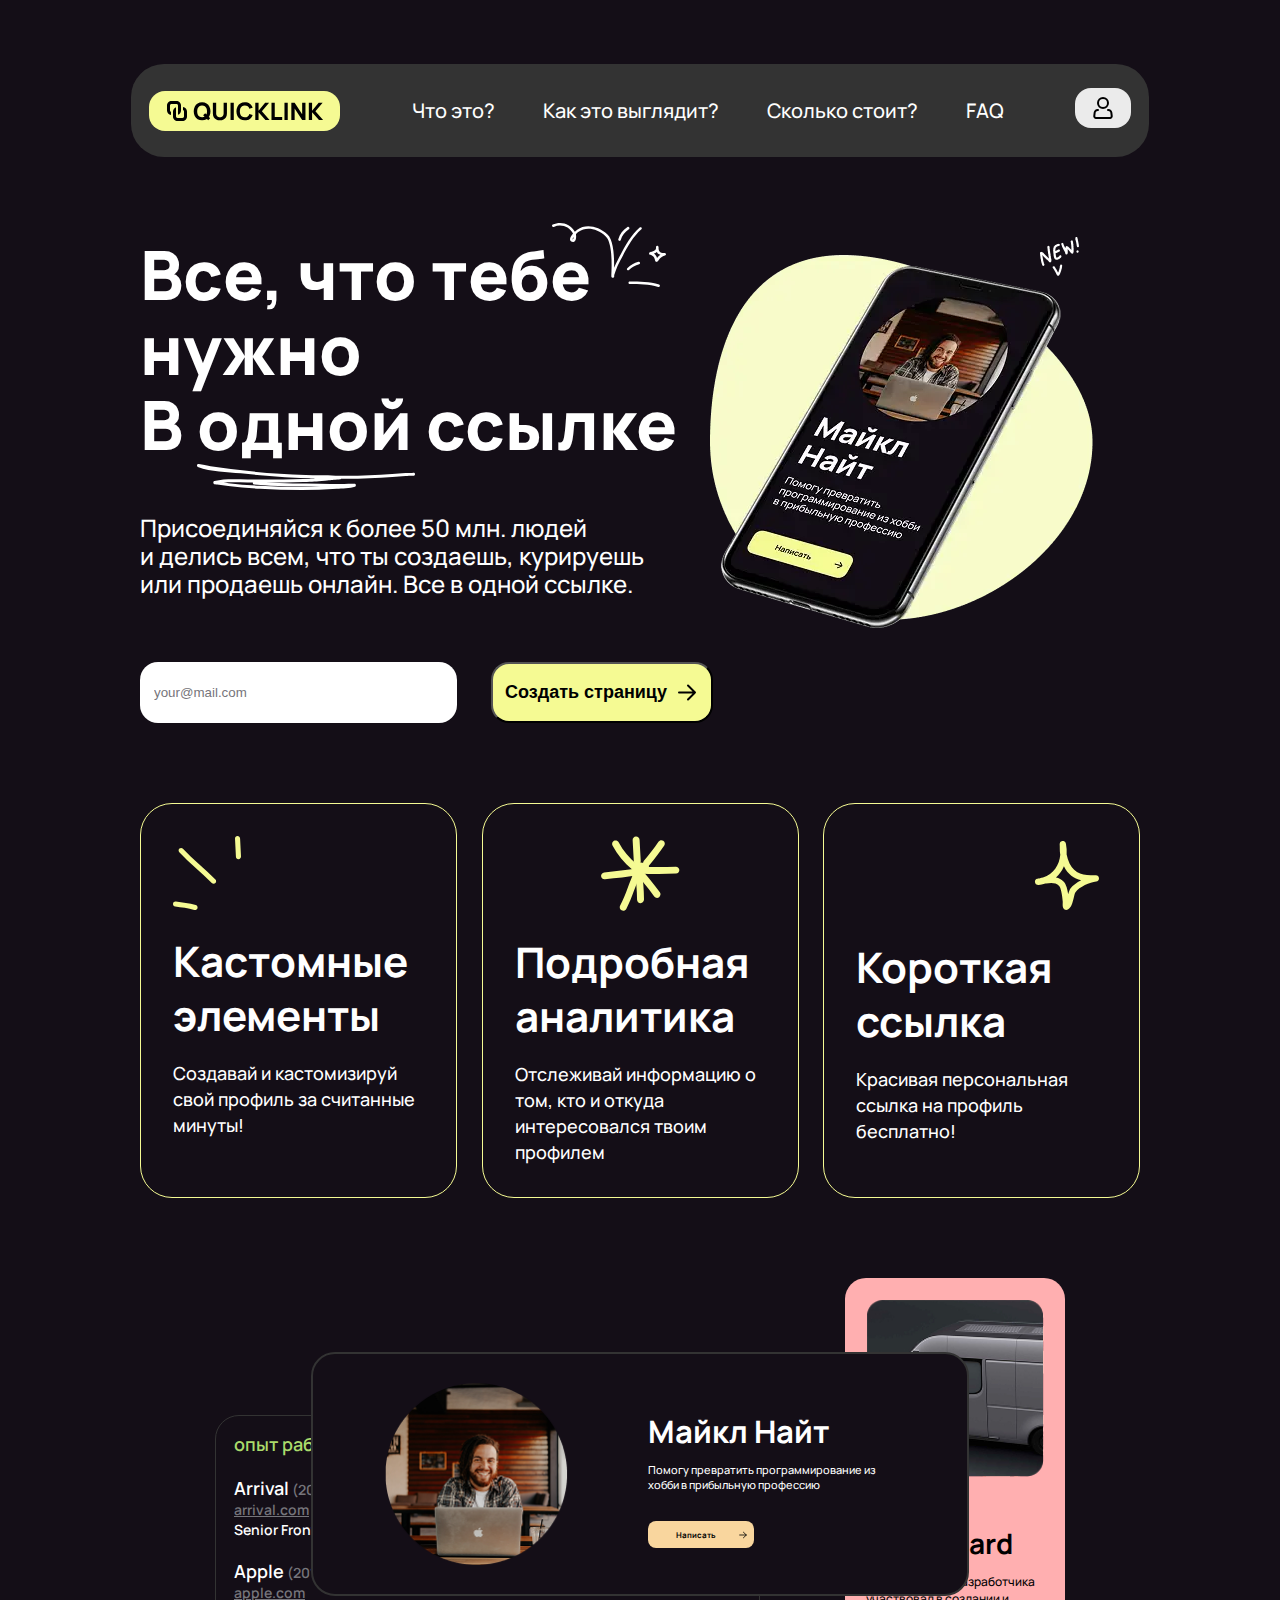
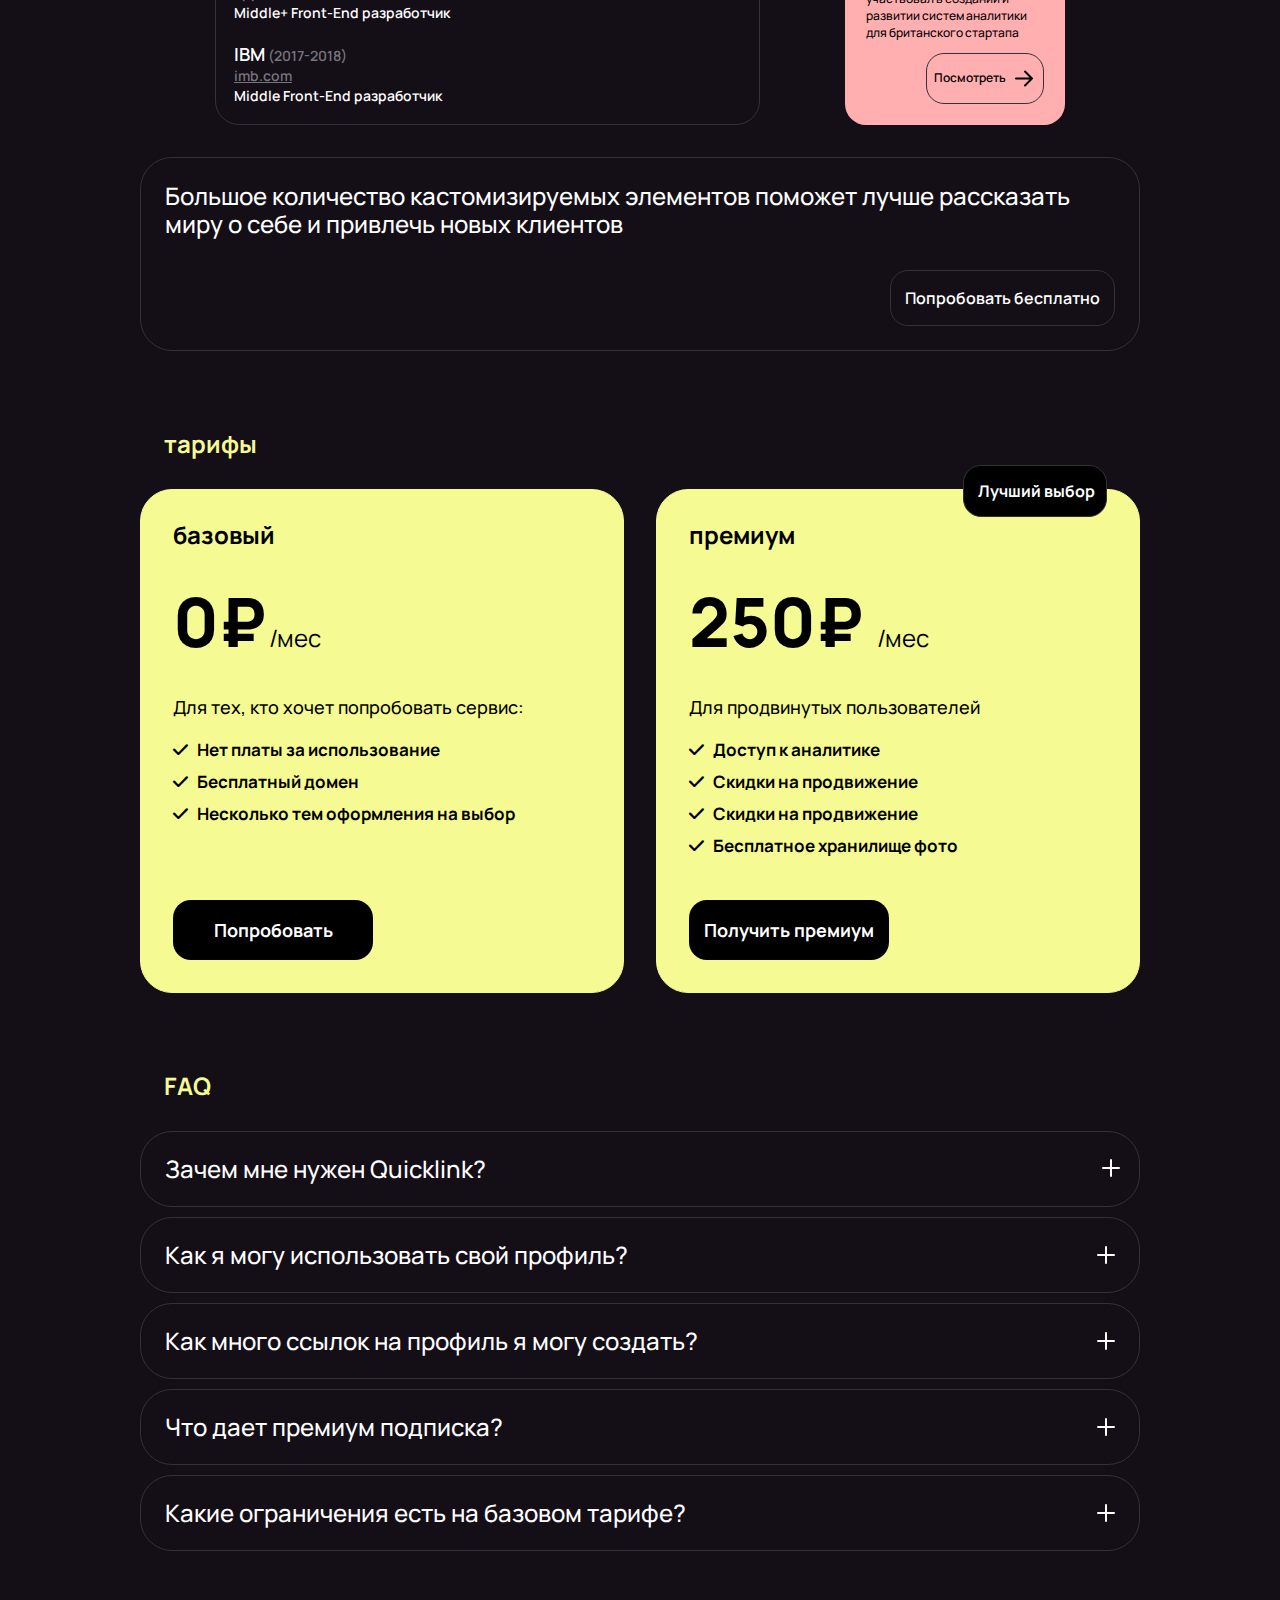
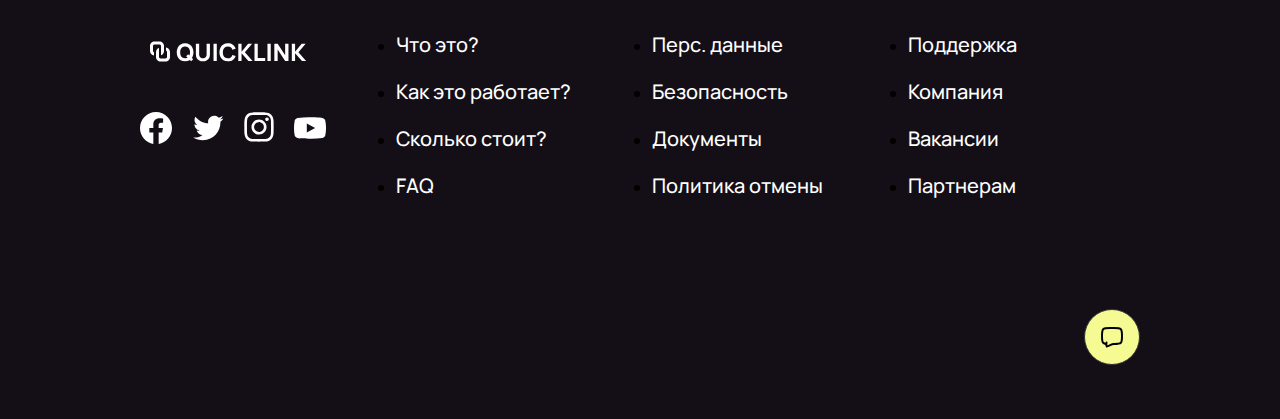
<file: index.html>
<!doctype html>
<html lang="ru">
<head>
    <meta charset="UTF-8">
    <meta name="viewport"
          content="width=device-width, user-scalable=no, initial-scale=1.0, maximum-scale=1.0, minimum-scale=1.0">
    <meta http-equiv="X-UA-Compatible" content="ie=edge">
    <link rel="stylesheet" href="./styles.css">
    <link rel="preconnect" href="https://fonts.googleapis.com">
    <link rel="preconnect" href="https://fonts.gstatic.com" crossorigin>
    <link href="https://fonts.googleapis.com/css2?family=Manrope:wght@200..800&display=swap" rel="stylesheet">
    <link rel="stylesheet" href="https://cdnjs.cloudflare.com/ajax/libs/font-awesome/6.5.1/css/all.min.css" integrity="sha512-y...==" crossorigin="anonymous" referrerpolicy="no-referrer">


    <title>Quicklink</title>
</head>
<body>
    <header>
        <div class="container-1018">
            <input type="checkbox" id="burger-menu">
            <div class="overlay"></div>
            <div class="header-wrapper">
                <nav>
                    <label for="burger-menu">
                        <span class="burger-line"></span>
                        <span class="burger-line"></span>
                    </label>
                    <img src="./assets/images/logo.svg" alt="Логотип компании" class="logo">

                    <ul class="menu">
                        <li><a href="#">Что это?</a></li>
                        <li><span class="divider"></span></li>
                        <li><a href="#">Как это выглядит?</a></li>
                        <li><span class="divider"></span></li>
                        <li><a href="#">Сколько стоит?</a></li>
                        <li><span class="divider"></span></li>
                        <li><a href="#">FAQ</a></li>
                    </ul>
                    <div class="profile-wrapper">
                        <div class="profile-enter">
                            <a href="#"class="enter">Вход</a>
                            <img src="./assets/icons/login.svg" alt="Войти в профиль" class="profile-icon">
                        </div>
                        <span class="divider"></span>
                    </div>
                </nav>
            </div>
        </div>
    </header>
    <main>
        <div class="container">
            <div class="cta">
                <div class="cta-body">
                    <div class="cta-text">
                        <h1> Все, что тебе нужно <br><span>В одной ссылке</span> </h1>
                        <p>Присоединяйся к более 50 млн. людей <br>и делись всем, что ты создаешь, курируешь или продаешь онлайн. Все в одной ссылке.</p>
                        <img src="./assets/images/cta-h1.svg" alt="" class="cta-h1">
                        <img src="./assets/images/cta-underline.svg" alt="" class="cta-underline">
                    </div>
                    <div class="cta-image-wrapper">
                        <img src="./assets/images/cta-image.webp" alt="Фото телефона" class="cta-image">
                    </div>

                </div>
                <div class="cta-form">
                    <form action="#">
                        <label for="email">
                            <input type="email" id="email" placeholder="your@mail.com">
                        </label>
                    </form>
                    <button class="cta-button">
                        <span class="button-body">
                            <span>Создать страницу</span>
                            <img src="./assets/icons/arrow-icon.svg" alt="arrow" class="cta-arrow-icon">
                        </span>
                    </button>
                </div>
            </div>
        </div>
        <div class="container">
            <div class="cards">
                <div class="card">
                    <div class="card-image sun">
                        <img src="./assets/icons/card-image-1.svg" alt="">
                    </div>
                    <h2>Кастомные элементы</h2>
                    <p>Создавай и кастомизируй свой профиль за считанные минуты!</p>
                </div>
                <div class="card">
                    <div class="card-image snowflake">
                        <img src="./assets/icons/card-image-2.svg" alt="">
                    </div>
                    <h2>Подробная аналитика</h2>
                    <p>Отслеживай информацию о том, кто и откуда интересовался твоим профилем</p>
                </div>
                <div class="card">
                    <div class="card-image star">
                        <img src="./assets/icons/card-image-3.svg" alt="">
                    </div>
                    <h2>Короткая ссылка</h2>
                    <p>Красивая персональная ссылка на профиль бесплатно!</p>
                </div>
            </div>
        </div>
        <div class="container">
            <div class="work-experience">
                <div class="left">
                    <div class="companies-list">
                        <p class="work-experience-title">опыт работы</p>
                        <div class="company">
                            <div class="company-info">
                                <span class="company-name">Arrival</span>
                                <span class="working-period">(2021-по наст. время)</span>
                            </div>
                            <div class="company-link">
                                <a href="https://arrival.com/" target="_blank">arrival.com</a>
                            </div>
                            <div class="position">
                                Senior Front-End разработчик
                            </div>
                        </div>
                        <div class="company">
                            <div class="company-info">
                                <span class="company-name">Apple</span>
                                <span class="working-period">(2018-2021)</span>
                            </div>
                            <div class="company-link">
                                <a href="https://www.apple.com/" target="_blank">apple.com</a>
                            </div>
                            <div class="position">
                                Middle+ Front-End разработчик
                            </div>
                        </div>
                        <div class="company">
                            <div class="company-info">
                                <span class="company-name">IBM</span>
                                <span class="working-period">(2017-2018)</span>
                            </div>
                            <div class="company-link">
                                <a href="https://www.ibm.com/us-en" target="_blank">imb.com</a>
                            </div>
                            <div class="position">
                                Middle Front-End разработчик
                            </div>
                        </div>
                    </div>
                </div>
                <div class="company-card">
                    <img src="./assets/images/company-image.png" alt="">
                    <h3>Arrival Dashboard</h3>
                    <p>В качестве лид разработчика участвовал в создании и развитии систем аналитики для британского стартапа</p>
                    <div class="company-card-btn">
                        <a href="#">
                            Посмотреть
                            <img src="./assets/icons/arrow-icon.svg" alt="">
                        </a>
                    </div>
                </div>
                <div class="visit-card">
                    <img src="./assets/images/avatar.png" alt="">
                    <div class="text-area">
                        <h3>Майкл Найт</h3>
                        <p>Помогу превратить программирование из хобби в прибыльную профессию</p>
                        <a href="#" class="visit-card-btn">
                            <span class="contact-me">Написать</span>
                            <img src="./assets/icons/arrow-icon.svg" alt="">
                        </a>
                    </div>
                </div>
            </div>
            <div class="try-free">
                <p>Большое количество кастомизируемых элементов поможет лучше рассказать миру о себе и привлечь новых клиентов</p>
                <div class="try-free-btn">
                    <a href="#">Попробовать бесплатно</a>
                </div>
            </div>
        </div>

        <div class="container">
            <div class="rates">
                <p class="title">тарифы</p>
                <div class="rates-cards">
                    <div class="card">
                        <h4>базовый</h4>
                        <div class="price">
                            <span class="big">0₽</span>
                            <span class="per-month">/мес</span>
                        </div>
                        <p class="service-description">Для тех, кто хочет попробовать сервис:</p>
                        <ul class="service-list">
                            <li> <i class="fa-solid fa-check"></i> Нет платы за использование</li>
                            <li> <i class="fa-solid fa-check"></i> Бесплатный домен</li>
                            <li> <i class="fa-solid fa-check"></i> Несколько тем оформления на выбор</li>
                        </ul>
                        <a href="#" class="rates-btn">
                            <span>Попробовать</span>
                        </a>
                    </div>
                    <div class="card premium">
                        <div class="premium-tag">
                            <span>Лучший выбор</span>
                        </div>
                        <h4>премиум</h4>
                        <div class="price">
                            <span class="big">250₽ </span>
                            <span class="per-month">/мес</span>
                        </div>
                        <p class="service-description">Для продвинутых пользователей</p>
                        <ul class="service-list">
                            <li> <i class="fa-solid fa-check"></i> Доступ к аналитике</li>
                            <li> <i class="fa-solid fa-check"></i> Скидки на продвижение</li>
                            <li> <i class="fa-solid fa-check"></i> Скидки на продвижение</li>
                            <li> <i class="fa-solid fa-check"></i> Бесплатное хранилище фото</li>
                        </ul>
                        <a href="#" class="rates-btn">
                            <span>Получить премиум</span>
                        </a>
                    </div>
                </div>
            </div>
        </div>

        <div class="container">
            <div class="faq">
                <p class="title">FAQ</p>
                <div class="questions">
                    <div class="qa">
                        <details class="details">
                            <summary class="question">
                                <span class="title">Зачем мне нужен Quicklink?</span>
                                <div class="faq-icon-container">
                                    <img src="./assets/icons/plus.svg" alt="" class="closed-icon">
                                    <img src="./assets/icons/minus.svg" alt="" class="opened-icon" hidden>
                                </div>
                            </summary>
                            <p class="answer">
                                Это единая ссылка, которую вы можете использовать, чтобы связать вашу
                                аудиторию со всем, что вы делаете, и со всем, что вам небезразлично.
                                Это позволяет делиться множеством ссылок в одной, чтобы ваши подписчики,
                                посетители и клиенты могли найти все, что они ищут, в одном месте.
                                <br><br>
                                Вы можете добавить ссылку на Quicklink на платформах социальных сетей,
                                таких как Tiktok и Instagram, включить в подписи к электронной почте и
                                даже отобразить в виде QR-кода, чтобы ваша офлайн-аудитория связалась с вами
                                онлайн.
                            </p>
                        </details>
                    </div>
                    <div class="qa">
                        <div class="question">
                            <p class="title">Как я могу использовать свой профиль?</p>
                            <img src="./assets/icons/plus.svg" alt="" class="question-icon">
                        </div>
                    </div>
                    <div class="qa">
                        <div class="question">
                            <p class="title">Как много ссылок на профиль я могу создать?</p>
                            <img src="./assets/icons/plus.svg" alt="" class="question-icon">
                        </div>
                    </div>
                    <div class="qa">
                        <div class="question">
                            <p class="title">Что дает премиум подписка?</p>
                            <img src="./assets/icons/plus.svg" alt="" class="question-icon">
                        </div>
                    </div>
                    <div class="qa">
                        <div class="question">
                            <p class="title">Какие ограничения есть на базовом тарифе?</p>
                            <img src="./assets/icons/plus.svg" alt="" class="question-icon">
                        </div>
                    </div>
                </div>
            </div>
        </div>
    </main>
    <div class="container">
        <footer>
            <div class="footer-logo-socials">
                <img src="./assets/images/footer-logo.svg" alt="footer logo">
                <div class="socials">
                    <a href="#">
                        <img src="./assets/icons/fb.svg" alt="">
                    </a>
                    <a href="#">
                        <img src="./assets/icons/twitter.svg" alt="">
                    </a>
                    <a href="#">
                        <img src="./assets/icons/insta.svg" alt="">
                    </a>
                    <a href="#">
                        <img src="./assets/icons/youtube.svg" alt="">
                    </a>
                </div>
            </div>
            <ul class="footer-links">
                <li>
                    <a href="#"> Что это?</a>
                </li>
                <li>
                    <a href="#"> Как это работает?</a>
                </li>
                <li>
                    <a href="#"> Сколько стоит? </a>
                </li>
                <li>
                    <a href="#">FAQ</a>
                </li>
            </ul>
            <ul class="footer-links">
                <li>
                    <a href="#"> Перс. данные</a>
                </li>
                <li>
                    <a href="#"> Безопасность</a>
                </li>
                <li>
                    <a href="#"> Документы </a>
                </li>
                <li>
                    <a href="#">Политика отмены</a>
                </li>
            </ul>
            <ul class="footer-links">
                <li>
                    <a href="#"> Поддержка</a>
                </li>
                <li>
                    <a href="#"> Компания</a>
                </li>
                <li>
                    <a href="#"> Вакансии </a>
                </li>
                <li>
                    <a href="#">Партнерам</a>
                </li>
            </ul>
        </footer>
        <div class="chat-area">
            <a href="#">
                <img src="./assets/icons/chat.svg" alt="" class="chat">
            </a>
        </div>
    </div>
</body>
</html>
</file>
<file: styles.css>
* {
    margin: 0;
    padding: 0;
    box-sizing: border-box;
}

body {
    background-color: #140E17;
    width: 100%;
    font-family: "Manrope", sans-serif;
}

/******CONTAINERS*********/
.container-1018 {
    max-width: 1018px;
    width: 100%;
    margin: 64px auto 0 auto;
}

.container {
    max-width: 1000px;
    width: 100%;
    margin: 80px auto 0 auto;
}

/********** HEADER *********/

.header-wrapper {
    background-color: #333333;
    border-radius: 33px;
    padding: 24px 18px;
    display: flex;
    justify-content: space-between;
    position: relative;
}

nav {
    display: flex;
    align-items: center;
    justify-content: space-between;
    gap: 10px;
    width: 100%;
}

.logo {
    max-width: 191px;
    width: 100%;
    height: auto;
}

#burger-menu {
    display: none; /* Hide the checkbox (handled by label) */
}

.overlay {
    display: none;
    position: fixed;
    width: 100%; /* Full width (cover the whole page) */
    height: 100%; /* Full height (cover the whole page) */
    top: 0;
    left: 0;
    right: 0;
    bottom: 0;
    background: rgba(0, 0, 0, 0.9);
    z-index: 3;
}

label[for="burger-menu"] {
    display: none;
    flex-direction: column;
    gap: 3px;
    cursor: pointer; /* Shows it's clickable */
    max-width: 56px; /* Optional: controls clickable area */
    padding: 17px 21px;
    border-radius: 16px;
    background: #76757B;
}

.burger-line {
    display: block;
    width: 14px;
    height: 2px;
    background-color: white;
    transition: transform 0.3s ease;
    transform-origin: center;
}

#burger-menu:checked ~ .header-wrapper nav label .burger-line:nth-child(1) {
    transform: rotate(45deg);
}
#burger-menu:checked ~ .header-wrapper nav label .burger-line:nth-child(2) {
    transform: translateY(-5px) rotate(-45deg);
}

.menu {
    display: flex;
    gap: 24px;
}

.menu li {
    list-style: none;
}

.menu li a {
    text-decoration: none;
    color: white;
    font-weight: 500;
    font-size: 20px;
    /*transition: color 0.3s ease-in-out;*/
}

/*****LOGIN*****/
.profile-wrapper {
    background: none;
    border: none;
    padding: 0;
    display: flex;
    align-items: center;
    justify-content: center;
    cursor: pointer;
}

.profile-wrapper a {
    text-decoration: none;
    color: white;
    font-weight: 500;
    font-size: 20px;
    display: none;

}

.profile-wrapper-icon {
    width: 56px;
    height: auto;
}


/*CTA*/
.cta {
    display: flex;
    flex-direction: column;
}

.cta-body {
    display: flex;

}

.cta-h1 {
    position: absolute;
    right: 13px;
    top: -14px;
}

.cta-underline {
    position: absolute;
    bottom: 108px;
    left: 57px;
}

.cta-text {
    display: flex;
    flex-direction: column;
    max-width: 539px;
    width: 100%;
    height: auto;
    gap: 53px;
    position: relative;
    margin-bottom: 64px;
}


.cta-text h1 {
    font-size: 68px;
    font-weight: 800;
    color: white;
    line-height: 110%;
}

.cta-text h1 span {
    white-space: nowrap;
}

.cta-text p {
    color: white;
    font-weight: 500;
    font-size: 24px;
    line-height: 28px;
}


/*cta form*/

.cta-form {
    height: 61px;
    display: flex;
    gap: 34px;
}

.cta-form form {
    max-width: 317px;
    width: 100%;
}

.cta-form input {
    width: 100%;
    height: 100%;
    border-radius: 18px;
    padding: 18px 14px;
    border: none;
    outline: none;
    color: #76757B;
}

::placeholder {
    color: #76757B;
}

.cta-button {
    display: flex;
    align-items: center;
    max-width: 222px;
    width: 100%;
    height: auto;
    background: #F5FA93;
    color: black;
    border-radius: 18px;
    padding: 18px 14px;
    justify-content: center;
    font-size: 18px;
    font-weight: 600;
    white-space: nowrap;
}

.button-body {
    display: flex;
    gap: 8px;
    justify-content: center;
    align-items: center;
}

/*CARDS SECTION*/

.cards {
    display: flex;
    justify-content: space-between;
    gap: 10px;
}

.card {
    max-width: 317px;
    width: 100%;
    height: auto;
    border-radius: 32px;
    border: 1px solid #F5FA93;
    padding: 32px;
    display: flex;
    flex-direction: column;
    gap: 18px;
}

.card-image {
    display: flex;
    justify-content: flex-start;
    margin-bottom: 6px;
}

.snowflake {
    justify-content: center;
}

.star {
    justify-content: flex-end;
}

.card h2 {
    color: white;
    font-size: 42px;
    line-height: 54px;
}

.card p {
    color: white;
    font-weight: 500;
    font-size: 18px;
    line-height: 26px;
}

/*WORK EXPERIENCE SECTION*/
.work-experience {
    display: flex;
    justify-content: space-evenly;
    align-items: flex-end;
    position: relative;
    gap: 10px;
}

.work-experience .left {
    display: flex;
    align-items: flex-end;
    max-width: 545px;
    width: 100%;
}
.work-experience-title {
    color: #AADB6B;
    font-weight: 600;
    font-size: 18px;
    line-height: 20px;
    margin-bottom: 3px;
}

.companies-list {
    display: flex;
    flex-direction: column;
    gap: 21px;
    border: 1px solid #333333;
    border-radius: 24px;
    width: 100%;
    padding: 18px;

}
.company .company-info .company-name {
    color: white;
    font-weight: 600;
    font-size: 18px;
    line-height: 21px;
}
.company-link a {
    display: block;
    color: #76757B;
    font-weight: 600;
    font-size: 14px;
    line-height: 20px;
}

.company .working-period,
.position {
    color: #76757B;
    font-weight: 600;
    font-size: 14px;
    line-height: 20px;

}

.position {
    color: white;
}

/*Company card*/
.company-card {
    max-width: 220px;
    width: 100%;
    background: #FFAFB0;
    border-radius: 21px;
    display: flex;
    flex-direction: column;
    justify-content: center;
    padding: 21px;
    gap: 12px;
}

.company-card h3 {
    font-size: 28px;
    font-weight: 700;
    line-height: 36px;
}

.company-card p {
    font-size: 12px;
    font-weight: 500;
    line-height: 17px;

}

.company-card-btn {
    display: flex;
    justify-content: flex-end;
}

.company-card-btn a {
    display: flex;
    gap: 6px;
    justify-content: center;
    max-width: 118px;
    width: 100%;
    height: auto;
    padding: 12px 10px;
    border-radius: 18px;
    border: 1px solid #333333;
    text-decoration: none;
    color: #000000;
    font-size: 12px;
    font-weight: 600;
    text-align: center;
    line-height: 24px;
}

/*Try free*/
.try-free {
    border: 1px solid #333333;
    border-radius: 32px;
    padding: 24px;
    display: flex;
    flex-direction: column;
    gap: 32px;
    margin-top: 32px;
}

.try-free p {
    color: white;
    font-weight: 500;
    font-size: 24px;
    line-height: 28px;
}
.try-free-btn {
    display: flex;
    justify-content: flex-end;
}

.try-free a {
    border: 1px solid #333333;
    border-radius: 18px;
    color: white;
    font-weight: 600;
    line-height: 18px;
    text-decoration: none;
    padding: 18px 14px;
}

/*visit card*/
.visit-card {
    max-width: 658px;
    width: 100%;
    height: auto;
    border-radius: 24px;
    border: 2px solid #333333;
    background: #140E17;
    padding: 29px 72px;
    position: absolute;
    top: 74px;
    /*left: 171px;*/
    display: flex;
    gap: 80px;
}

.visit-card img {
    max-width: 183px;
    width: 100%;
    height: auto;
}

.text-area h3 {
    color: white;
    font-weight: 700;
    font-size: 31px;
    margin-top: 27px;
}

.text-area p {
    color: white;
    font-weight: 500;
    font-size: 11px;
    margin-top: 10px;
}

.visit-card-btn {
    background: #F9D69E;
    border-radius: 8px;
    max-width: 106px;
    width: 100%;
    margin-top: 29px;
    display: flex;
    align-items: center;
    padding: 8px 6px;
    text-decoration: none;
    color: #000000;
    font-size: 8px;
    font-weight: 700;
}

.contact-me {
    width: 100%;
    text-align: center;
}

.visit-card-btn img {
    width: 10px;
    height: 10px;
}

/*RATES SECTION*/
.rates .title,
.faq .title {
    color: #F5FA93;
    font-weight: 700;
    font-size: 24px;
    line-height: 26px;
    margin-left: 24px;
}

.rates-cards {
    display: flex;
    justify-content: space-between;
    margin-top: 32px;
    gap: 10px;
}

.card.premium {
    position: relative;
}
.premium-tag {
    position: absolute;
    top: -25px;
    right: 32px;
    max-width: 144px;
    width: 100%;
    background: black;
    border-radius: 18px;
    border: 1px solid #333333;
    padding: 14px;
}

.premium-tag span {
    color: white;
    font-weight: 700;
    font-size: 16px;
    text-align: center;
    white-space: nowrap;
}
.rates-cards .card {
    background: #F5FA93;
    max-width: 484px;
    width: 100%;
    padding: 32px;
    display: flex;
    flex-direction: column;
    gap: 18px;
}

.rates-cards .card h4 {
    color: black;
    font-weight: 700;
    font-size: 24px;
    line-height: 26px;
}

.big {
    font-size: 68px;
    font-weight: 800;
    line-height: 110px;
}

.per-month {
    font-size: 24px;
    font-weight: 400;
}

.service-description {
    color: black !important;
    font-size: 17px;
    font-weight: 400;
    line-height: 24px;
}

.service-list {
    display: flex;
    gap: 8px;
    flex-direction: column;
    font-weight: 700;
    font-size: 17px;
    line-height: 24px;
    list-style: none;
    height: 120px;
}

.service-list li i {
    margin-right: 6px;
}

.rates-btn {
    max-width: 200px;
    width: 100%;
    border-radius: 18px;
    background: black;
    padding: 18px 14px;
    display: flex;
    justify-content: center;
    margin-top: 24px;
    text-decoration: none;
}

.rates-btn span {
    color: white;
    font-weight: 700;
    font-size: 18px;
}

/*FAQ SECTION*/
.questions {
    display: flex;
    flex-direction: column;
    gap: 10px;
    margin-top: 32px;
}

.qa {
    border: 1px solid #333333;
    border-radius: 32px;
    padding: 24px;
}

.question {
    display: flex;
    justify-content: space-between;
    cursor: pointer;
    list-style: none;
    width: 100%;
}

.answer {
    margin-top: 32px;
    color: #76757B;
    font-weight: 500;
    font-size: 18px;
    line-height: 26px;
}

.question .title {
    color: white;
    font-weight: 500;
    margin-left: 0;
    flex: 1; /* Allows title to take available space */
}

.faq-icon-container {
    display: flex;
    margin-left: auto; /* Pushes icons to the right */
    padding-left: 16px; /* Additional spacing */
    align-items: center;
    justify-content: center;
    width: 24px; /* Fixed width for icons */
    height: 24px; /* Fixed height for icons */
    flex-shrink: 0; /* Prevents shrinking */
}

.details {
    display: flex;
}

.details[open] {
    display: flex;
    flex-direction: column;
}

.details[open] .closed-icon {
    display: none;
}

.details[open] .opened-icon {
    display: block;
}

/*FOOTER*/
footer {
    display: flex;
    gap: 24px;
}

.footer-logo-socials,
.footer-links {
    max-width: 232px;
    width: 100%;
    height: auto;
}

.footer-logo-socials {
    display: flex;
    flex-direction: column;
    gap: 40px;
}

.socials {
    display: flex;
    gap: 20px;
}

.footer-links {
    display: flex;
    flex-direction: column;
    gap: 20px;
}

.footer-links a {
    text-decoration: none;
    color: white;
    font-weight: 500;
    font-size: 20px;
}

.chat-area {
    height: 220px;
    position: relative;
}

.chat {
    position: absolute;
    right: 0;
    top: 110px;
}

/*MQ*/
@media (max-width: 966px) {
    body {
        padding: 0 24px;
    }

    .menu,
    .profile-wrapper {
        display: none;
    }


    nav {
        flex-direction: row-reverse;
        gap: 10px;
        justify-content: space-between;
        width: 100%;

    }

    label[for="burger-menu"] {
        display: flex;
    }

    #burger-menu:checked ~ .header-wrapper {
        position: absolute;
        width: 93%;
        z-index: 4;
        top: 64px;
    }

    #burger-menu:checked ~ .overlay {
        display: block;
    }

    #burger-menu:checked ~ .header-wrapper nav label[for="burger-menu"]{
        position: absolute;
        z-index: 5;
        top: 20px;
        right: 20px;
    }

    #burger-menu:checked ~ .header-wrapper nav {
        height: fit-content;
        flex-direction: column-reverse;
    }

    #burger-menu:checked ~ .header-wrapper nav .divider,
    #burger-menu:checked ~ .header-wrapper nav .menu .divider {
        display: block;
        width: 100%;
        background: #76757B;
        height: 1px;
    }

    #burger-menu:checked ~ .header-wrapper nav .menu {
        display: flex;
        flex-direction: column;
        background: #333333;
        z-index: 4;
        width: 100%;
        margin-top: 10px;
    }

    #burger-menu:checked ~ .header-wrapper nav .menu li a,
    #burger-menu:checked ~ .header-wrapper nav .profile-wrapper .profile-enter {
        padding-left: 24px;
    }

    #burger-menu:checked ~ .header-wrapper nav .menu li a:hover,
    #burger-menu:checked ~ .header-wrapper nav .profile-wrapper .profile-enter .enter:hover {
        color: #F5FA93;
    }

    #burger-menu:checked ~ .header-wrapper nav .logo {
        display: none;
    }

    #burger-menu:checked ~ .header-wrapper nav .profile-wrapper {
        display: flex;
        flex-direction: column;
        width: 100%;
    }

    #burger-menu:checked ~ .header-wrapper nav .profile-wrapper .profile-enter {
        display: flex;
        justify-content: space-between;
        width: 100%;
        margin-top: 112px;
        margin-bottom: 20px;
    }

    #burger-menu:checked ~ .header-wrapper nav .profile-wrapper .enter {
        display: block;
    }

    /*cta*/
    .cta-image-wrapper {
        position: absolute;
        display: flex;
        justify-content: flex-end;
        width: 100%;
        z-index: 1;
    }
    .cta-image-wrapper img {
        opacity: 20%;
    }

    .cta-text {
        z-index: 2;
    }

    /*cards*/
    .cards {
        flex-direction: column;
        align-items: center;
    }
    .card {
        max-width: 728px;
    }
}

@media (max-width: 768px) {


    .work-experience .left {
        max-width: 392px;
    }

    .work-experience-title {
        font-size: 12px;
        line-height: 14px;
    }

    .company .company-info .company-name {
        font-size: 13px;
        line-height: 15px;
    }

    .company .working-period,
    .company-link a, .position {
        font-size: 10px;
        line-height: 14px;
    }

    .company-card {
        max-width: 158px;
        padding: 15px 17px;
        border-radius: 15px;

    }

    .company-card h3 {
        font-size: 19px;
        line-height: 25px;
    }

    .company-card p {
        font-size: 9px;
        line-height: 12px;
    }

    .company-card-btn a {
        max-width: 85px;
        padding: 8px 6px;
        font-size: 8px;
        line-height: 11px;
    }

    .company-card-btn a img {
        width: 11px;
        height: 11px;
    }

    .visit-card {
        max-width: 474px;
        padding: 21px 52px;
    }

    .visit-card img {
        width: 131px;
        height: 131px;
    }

    .text-area {
        max-width: 180px;
    }

    .text-area h3 {
        color: white;
        font-weight: 700;
        font-size: 22px;
        margin-top: 19px;
        line-height: 110%;
    }

    .text-area p {
        font-size: 7px;
        margin-top: 7px;
    }

    .visit-card-btn {
        max-width: 76px;
    }

    .visit-card-btn img {
        width: 7px;
        height: 7px;
    }

    .rates-cards {
        gap: 32px;
    }

    footer {
        flex-wrap: wrap;
        justify-content: space-between;
    }
}

@media (max-width: 655px) {
    .rates-cards{
        flex-direction: column;
        align-items: center;
    }
}

@media (max-width: 575px) {
    .cta-text h1 {
        font-size: 42px;
        font-weight: 700;
        line-height: 54px;
    }
    .cta-text p {
        font-size: 24px;
        line-height: 28px;
    }

    .cta-image {
        width: 257px;
        padding-right: 17px;
    }

    .cta-underline {
        left: 0;
    }

}

@media (max-width: 550px) {
    .cta-underline {
        bottom: 0;
        top: 100px;
    }
    .cta-h1 {
        width: 50px;
        height: auto;
    }
}
@media (max-width: 480px) {
    #burger-menu:checked ~ .header-wrapper {
        width: 90%;
    }

    .cta-underline {
        bottom: 0;
        top: 160px;/*TODO check if it's better to change to the bottom*/
    }

    .cta-form {
        flex-direction: column;
        gap: 16px;
        margin-bottom: 80px;
    }

    .work-experience {
        gap: 45px;
    }

    .work-experience-title {
        font-size: 6px;
        line-height: 6px;
    }

    .companies-list {
        gap: 0;
        padding: 6px;
        border-radius: 8px;
    }

    .company .company-info .company-name {
        font-size: 6px;
        line-height: 7px;
    }
    .company .working-period,
    .company-link a,
    .position {
        font-size: 5px;
        line-height: 6px;
    }
    .position {
        margin-top: 2px;
    }
    .company-card {

        max-width: 73px;
        padding: 7px;
        border-radius: 7px;
        gap: 4px;
    }

    .company-card h3 {
        font-size: 9px;
        line-height: 11px;
    }
    .company-card p {
        font-size: 4px;
        line-height: 5px;
    }

    .company-card-btn a {
        max-width: 39px;
        line-height: 5px;
        font-size: 4px;
        padding: 4px 5px;
        gap: 1px;
        border: 0.5px solid;
        border-radius: 4px;

    }

    .company-card-btn a img {
        width: 5px;
        height: 5px;
    }

    .visit-card {
        max-width: 220px;
        gap: 22px;
        padding: 10px 24px;
        border-radius: 8px;
        border: 1px solid #333333;
        top: 24px;
    }
    .visit-card img {
        width: 61px;
        height: 61px;
    }
    .visit-card h3 {
        font-size: 10px;
        font-weight: 800;
    }
    .visit-card p {
        font-size: 4px;
        line-height: 4px;
    }
    .visit-card-btn {
        max-width: 36px;
        font-size: 3px;
        line-height: 3px;
        border-radius: 3px;
        padding: 3px 2px;
        margin-top: 10px;
    }
    .visit-card-btn img {
        width: 4px;
        height: 4px;

    }
}
@media (max-width: 375px) {
    #burger-menu:checked ~ .header-wrapper {
        width: 90%;
    }
    .cta-h1 {
        width: 26px;
        height: auto;
        right: 0;
    }
}
</file>
